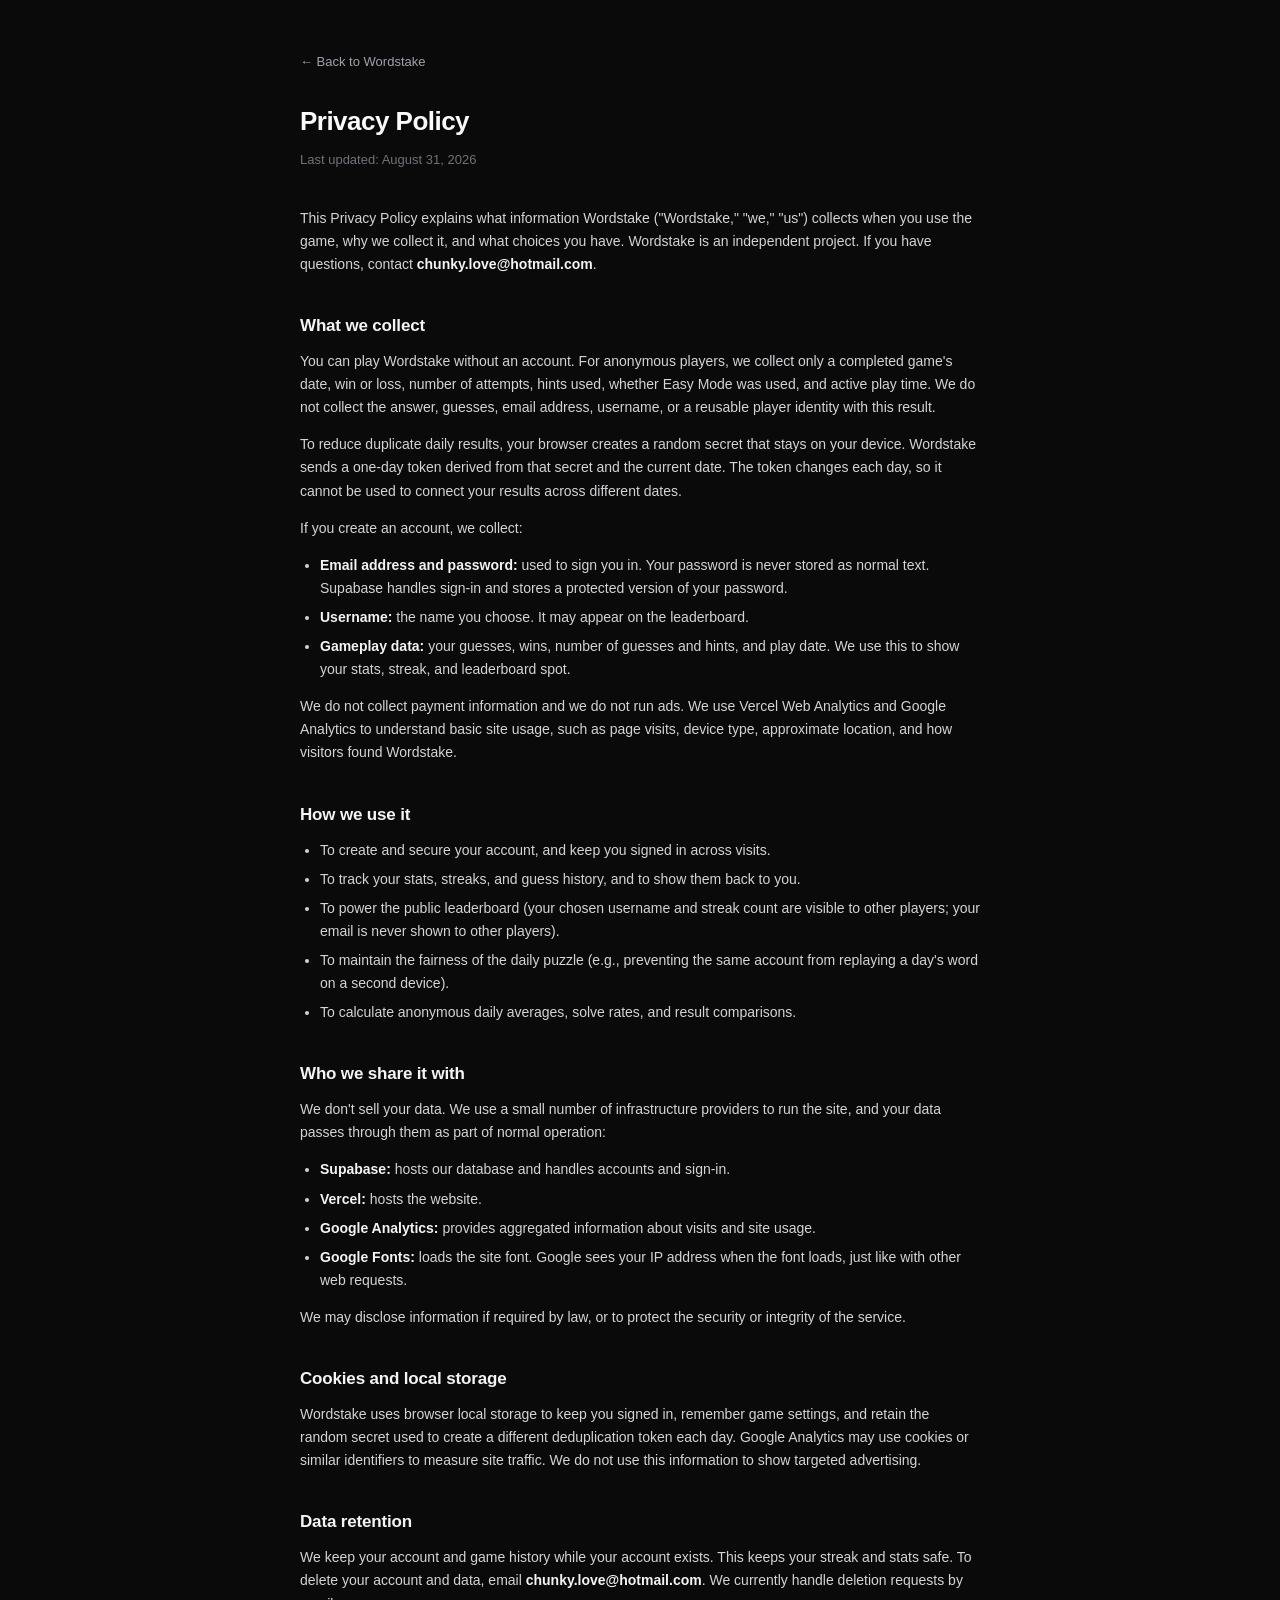
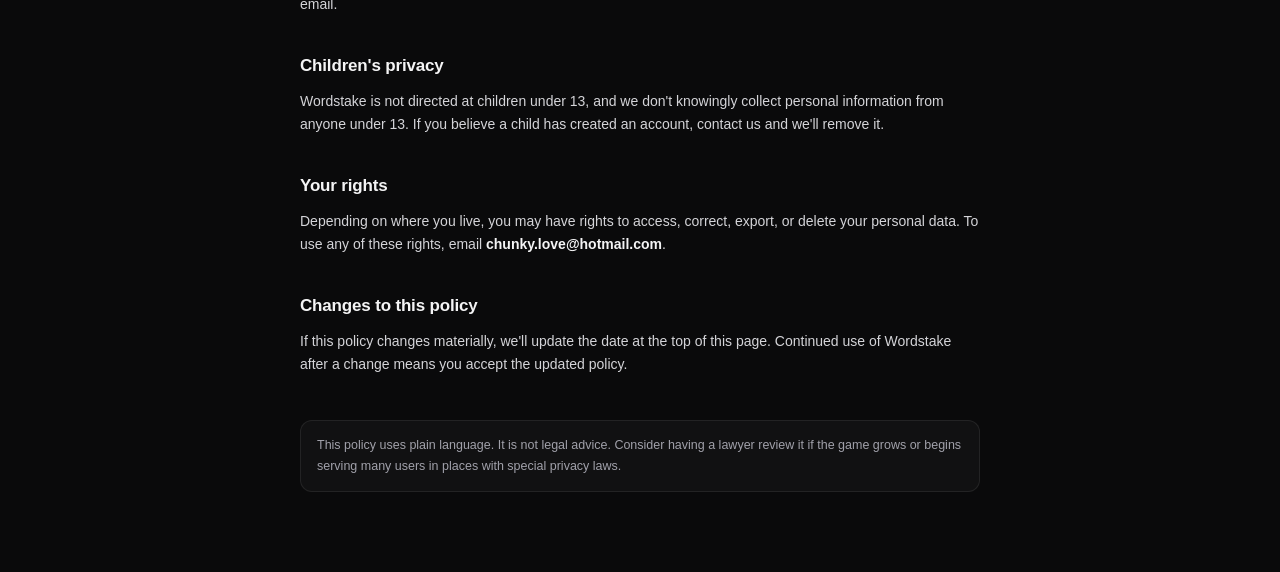
<file: privacy.html>
<!DOCTYPE html>
<html lang="en">
<head>
<meta charset="UTF-8" />
<meta name="viewport" content="width=device-width, initial-scale=1.0" />
<!-- Google tag (gtag.js) -->
<script async src="https://www.googletagmanager.com/gtag/js?id=G-HZ9XKLB2TK"></script>
<script>
  window.dataLayer = window.dataLayer || [];
  function gtag(){dataLayer.push(arguments);}
  gtag('js', new Date());
  gtag('config', 'G-HZ9XKLB2TK');
</script>
<title>Privacy Policy | Wordstake</title>
<meta name="robots" content="index, follow" />
<link rel="icon" href="data:image/svg+xml,%3Csvg xmlns='http://www.w3.org/2000/svg' viewBox='0 0 32 32'%3E%3Crect width='32' height='32' rx='8' fill='%2322b352'/%3E%3Ctext x='16' y='23' font-size='18' font-weight='700' font-family='Arial,sans-serif' fill='%230a0a0b' text-anchor='middle'%3EW%3C/text%3E%3C/svg%3E" />
<style>
  :root { color-scheme: dark; }
  * { box-sizing: border-box; }
  body {
    margin: 0;
    background: #0a0a0b;
    color: #d4d4d8;
    font-family: -apple-system, BlinkMacSystemFont, "Segoe UI", Roboto, Helvetica, Arial, sans-serif;
    line-height: 1.65;
  }
  .wrap { max-width: 720px; margin: 0 auto; padding: 48px 20px 80px; }
  a { color: #30d158; text-decoration: none; }
  a:hover { text-decoration: underline; }
  .back { display: inline-block; margin-bottom: 28px; font-size: 13px; color: #a1a1aa; }
  h1 { color: #fafafa; font-size: 26px; font-weight: 800; letter-spacing: -0.02em; margin: 0 0 6px; }
  .updated { color: #71717a; font-size: 13px; margin-bottom: 36px; }
  h2 { color: #f4f4f5; font-size: 17px; font-weight: 700; margin: 36px 0 10px; letter-spacing: -0.01em; }
  p { margin: 0 0 14px; font-size: 14px; color: #d4d4d8; }
  ul { margin: 0 0 14px; padding-left: 20px; font-size: 14px; }
  li { margin-bottom: 6px; }
  strong { color: #f4f4f5; }
  .note {
    margin-top: 44px;
    padding: 14px 16px;
    border-radius: 12px;
    border: 1px solid rgba(255,255,255,0.08);
    background: rgba(255,255,255,0.03);
    font-size: 12.5px;
    color: #a1a1aa;
  }
  code { background: rgba(255,255,255,0.06); padding: 1px 5px; border-radius: 4px; font-size: 12.5px; }
</style>
</head>
<body>
<div class="wrap">
  <a class="back" href="/">← Back to Wordstake</a>
  <h1>Privacy Policy</h1>
  <p class="updated">Last updated: August 31, 2026</p>

  <p>This Privacy Policy explains what information Wordstake ("Wordstake," "we," "us") collects when you use the game, why we collect it, and what choices you have. Wordstake is an independent project. If you have questions, contact <strong>chunky.love@hotmail.com</strong>.</p>

  <h2>What we collect</h2>
  <p>You can play Wordstake without an account. For anonymous players, we collect only a completed game's date, win or loss, number of attempts, hints used, whether Easy Mode was used, and active play time. We do not collect the answer, guesses, email address, username, or a reusable player identity with this result.</p>
  <p>To reduce duplicate daily results, your browser creates a random secret that stays on your device. Wordstake sends a one-day token derived from that secret and the current date. The token changes each day, so it cannot be used to connect your results across different dates.</p>
  <p>If you create an account, we collect:</p>
  <ul>
    <li><strong>Email address and password:</strong> used to sign you in. Your password is never stored as normal text. Supabase handles sign-in and stores a protected version of your password.</li>
    <li><strong>Username:</strong> the name you choose. It may appear on the leaderboard.</li>
    <li><strong>Gameplay data:</strong> your guesses, wins, number of guesses and hints, and play date. We use this to show your stats, streak, and leaderboard spot.</li>
  </ul>
  <p>We do not collect payment information and we do not run ads. We use Vercel Web Analytics and Google Analytics to understand basic site usage, such as page visits, device type, approximate location, and how visitors found Wordstake.</p>

  <h2>How we use it</h2>
  <ul>
    <li>To create and secure your account, and keep you signed in across visits.</li>
    <li>To track your stats, streaks, and guess history, and to show them back to you.</li>
    <li>To power the public leaderboard (your chosen username and streak count are visible to other players; your email is never shown to other players).</li>
    <li>To maintain the fairness of the daily puzzle (e.g., preventing the same account from replaying a day's word on a second device).</li>
    <li>To calculate anonymous daily averages, solve rates, and result comparisons.</li>
  </ul>

  <h2>Who we share it with</h2>
  <p>We don't sell your data. We use a small number of infrastructure providers to run the site, and your data passes through them as part of normal operation:</p>
  <ul>
    <li><strong>Supabase:</strong> hosts our database and handles accounts and sign-in.</li>
    <li><strong>Vercel:</strong> hosts the website.</li>
    <li><strong>Google Analytics:</strong> provides aggregated information about visits and site usage.</li>
    <li><strong>Google Fonts:</strong> loads the site font. Google sees your IP address when the font loads, just like with other web requests.</li>
  </ul>
  <p>We may disclose information if required by law, or to protect the security or integrity of the service.</p>

  <h2>Cookies and local storage</h2>
  <p>Wordstake uses browser local storage to keep you signed in, remember game settings, and retain the random secret used to create a different deduplication token each day. Google Analytics may use cookies or similar identifiers to measure site traffic. We do not use this information to show targeted advertising.</p>

  <h2>Data retention</h2>
  <p>We keep your account and game history while your account exists. This keeps your streak and stats safe. To delete your account and data, email <strong>chunky.love@hotmail.com</strong>. We currently handle deletion requests by email.</p>

  <h2>Children's privacy</h2>
  <p>Wordstake is not directed at children under 13, and we don't knowingly collect personal information from anyone under 13. If you believe a child has created an account, contact us and we'll remove it.</p>

  <h2>Your rights</h2>
  <p>Depending on where you live, you may have rights to access, correct, export, or delete your personal data. To use any of these rights, email <strong>chunky.love@hotmail.com</strong>.</p>

  <h2>Changes to this policy</h2>
  <p>If this policy changes materially, we'll update the date at the top of this page. Continued use of Wordstake after a change means you accept the updated policy.</p>

  <div class="note">
    This policy uses plain language. It is not legal advice. Consider having a lawyer review it if the game grows or begins serving many users in places with special privacy laws.
  </div>
</div>
</body>
</html>
</file>
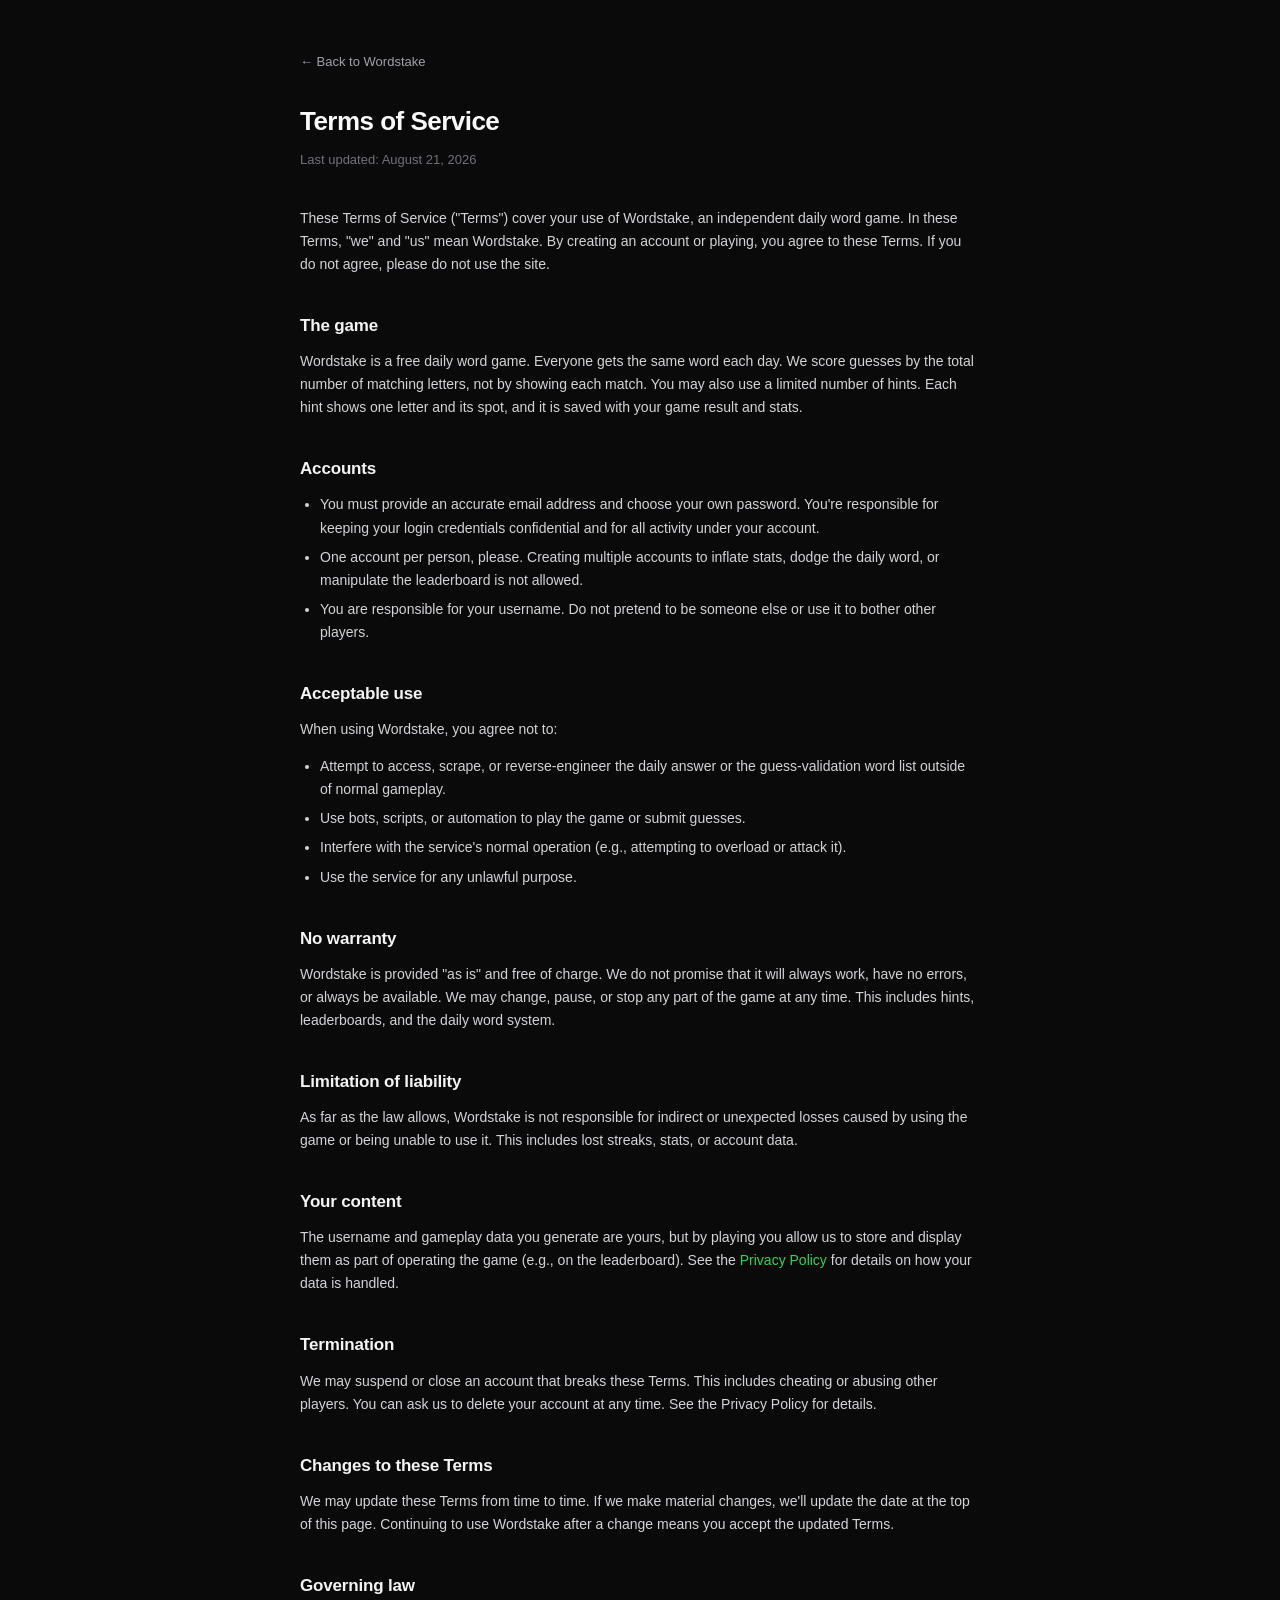
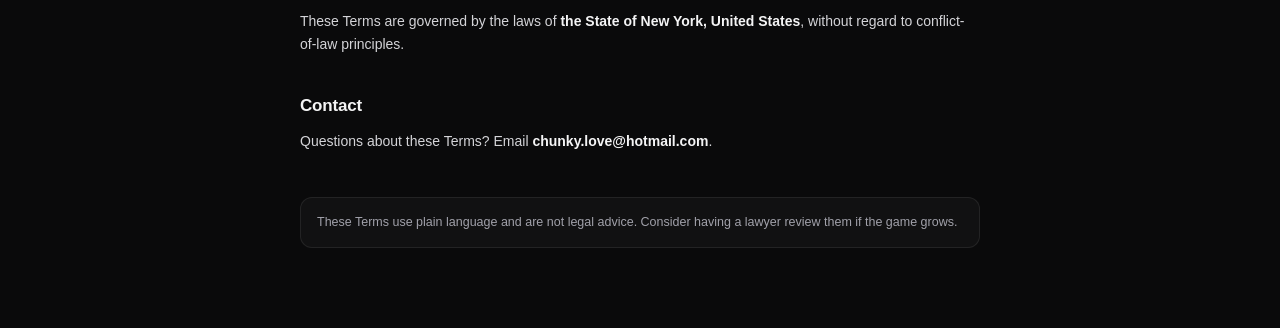
<file: terms.html>
<!DOCTYPE html>
<html lang="en">
<head>
<meta charset="UTF-8" />
<meta name="viewport" content="width=device-width, initial-scale=1.0" />
<!-- Google tag (gtag.js) -->
<script async src="https://www.googletagmanager.com/gtag/js?id=G-HZ9XKLB2TK"></script>
<script>
  window.dataLayer = window.dataLayer || [];
  function gtag(){dataLayer.push(arguments);}
  gtag('js', new Date());
  gtag('config', 'G-HZ9XKLB2TK');
</script>
<title>Terms of Service | Wordstake</title>
<meta name="robots" content="index, follow" />
<link rel="icon" href="data:image/svg+xml,%3Csvg xmlns='http://www.w3.org/2000/svg' viewBox='0 0 32 32'%3E%3Crect width='32' height='32' rx='8' fill='%2322b352'/%3E%3Ctext x='16' y='23' font-size='18' font-weight='700' font-family='Arial,sans-serif' fill='%230a0a0b' text-anchor='middle'%3EW%3C/text%3E%3C/svg%3E" />
<style>
  :root { color-scheme: dark; }
  * { box-sizing: border-box; }
  body {
    margin: 0;
    background: #0a0a0b;
    color: #d4d4d8;
    font-family: -apple-system, BlinkMacSystemFont, "Segoe UI", Roboto, Helvetica, Arial, sans-serif;
    line-height: 1.65;
  }
  .wrap { max-width: 720px; margin: 0 auto; padding: 48px 20px 80px; }
  a { color: #30d158; text-decoration: none; }
  a:hover { text-decoration: underline; }
  .back { display: inline-block; margin-bottom: 28px; font-size: 13px; color: #a1a1aa; }
  h1 { color: #fafafa; font-size: 26px; font-weight: 800; letter-spacing: -0.02em; margin: 0 0 6px; }
  .updated { color: #71717a; font-size: 13px; margin-bottom: 36px; }
  h2 { color: #f4f4f5; font-size: 17px; font-weight: 700; margin: 36px 0 10px; letter-spacing: -0.01em; }
  p { margin: 0 0 14px; font-size: 14px; color: #d4d4d8; }
  ul { margin: 0 0 14px; padding-left: 20px; font-size: 14px; }
  li { margin-bottom: 6px; }
  strong { color: #f4f4f5; }
  .note {
    margin-top: 44px;
    padding: 14px 16px;
    border-radius: 12px;
    border: 1px solid rgba(255,255,255,0.08);
    background: rgba(255,255,255,0.03);
    font-size: 12.5px;
    color: #a1a1aa;
  }
  code { background: rgba(255,255,255,0.06); padding: 1px 5px; border-radius: 4px; font-size: 12.5px; }
</style>
</head>
<body>
<div class="wrap">
  <a class="back" href="/">← Back to Wordstake</a>
  <h1>Terms of Service</h1>
  <p class="updated">Last updated: August 21, 2026</p>

  <p>These Terms of Service ("Terms") cover your use of Wordstake, an independent daily word game. In these Terms, "we" and "us" mean Wordstake. By creating an account or playing, you agree to these Terms. If you do not agree, please do not use the site.</p>

  <h2>The game</h2>
  <p>Wordstake is a free daily word game. Everyone gets the same word each day. We score guesses by the total number of matching letters, not by showing each match. You may also use a limited number of hints. Each hint shows one letter and its spot, and it is saved with your game result and stats.</p>

  <h2>Accounts</h2>
  <ul>
    <li>You must provide an accurate email address and choose your own password. You're responsible for keeping your login credentials confidential and for all activity under your account.</li>
    <li>One account per person, please. Creating multiple accounts to inflate stats, dodge the daily word, or manipulate the leaderboard is not allowed.</li>
    <li>You are responsible for your username. Do not pretend to be someone else or use it to bother other players.</li>
  </ul>

  <h2>Acceptable use</h2>
  <p>When using Wordstake, you agree not to:</p>
  <ul>
    <li>Attempt to access, scrape, or reverse-engineer the daily answer or the guess-validation word list outside of normal gameplay.</li>
    <li>Use bots, scripts, or automation to play the game or submit guesses.</li>
    <li>Interfere with the service's normal operation (e.g., attempting to overload or attack it).</li>
    <li>Use the service for any unlawful purpose.</li>
  </ul>

  <h2>No warranty</h2>
  <p>Wordstake is provided "as is" and free of charge. We do not promise that it will always work, have no errors, or always be available. We may change, pause, or stop any part of the game at any time. This includes hints, leaderboards, and the daily word system.</p>

  <h2>Limitation of liability</h2>
  <p>As far as the law allows, Wordstake is not responsible for indirect or unexpected losses caused by using the game or being unable to use it. This includes lost streaks, stats, or account data.</p>

  <h2>Your content</h2>
  <p>The username and gameplay data you generate are yours, but by playing you allow us to store and display them as part of operating the game (e.g., on the leaderboard). See the <a href="/privacy.html">Privacy Policy</a> for details on how your data is handled.</p>

  <h2>Termination</h2>
  <p>We may suspend or close an account that breaks these Terms. This includes cheating or abusing other players. You can ask us to delete your account at any time. See the Privacy Policy for details.</p>

  <h2>Changes to these Terms</h2>
  <p>We may update these Terms from time to time. If we make material changes, we'll update the date at the top of this page. Continuing to use Wordstake after a change means you accept the updated Terms.</p>

  <h2>Governing law</h2>
  <p>These Terms are governed by the laws of <strong>the State of New York, United States</strong>, without regard to conflict-of-law principles.</p>

  <h2>Contact</h2>
  <p>Questions about these Terms? Email <strong>chunky.love@hotmail.com</strong>.</p>

  <div class="note">
    These Terms use plain language and are not legal advice. Consider having a lawyer review them if the game grows.
  </div>
</div>
</body>
</html>
</file>
